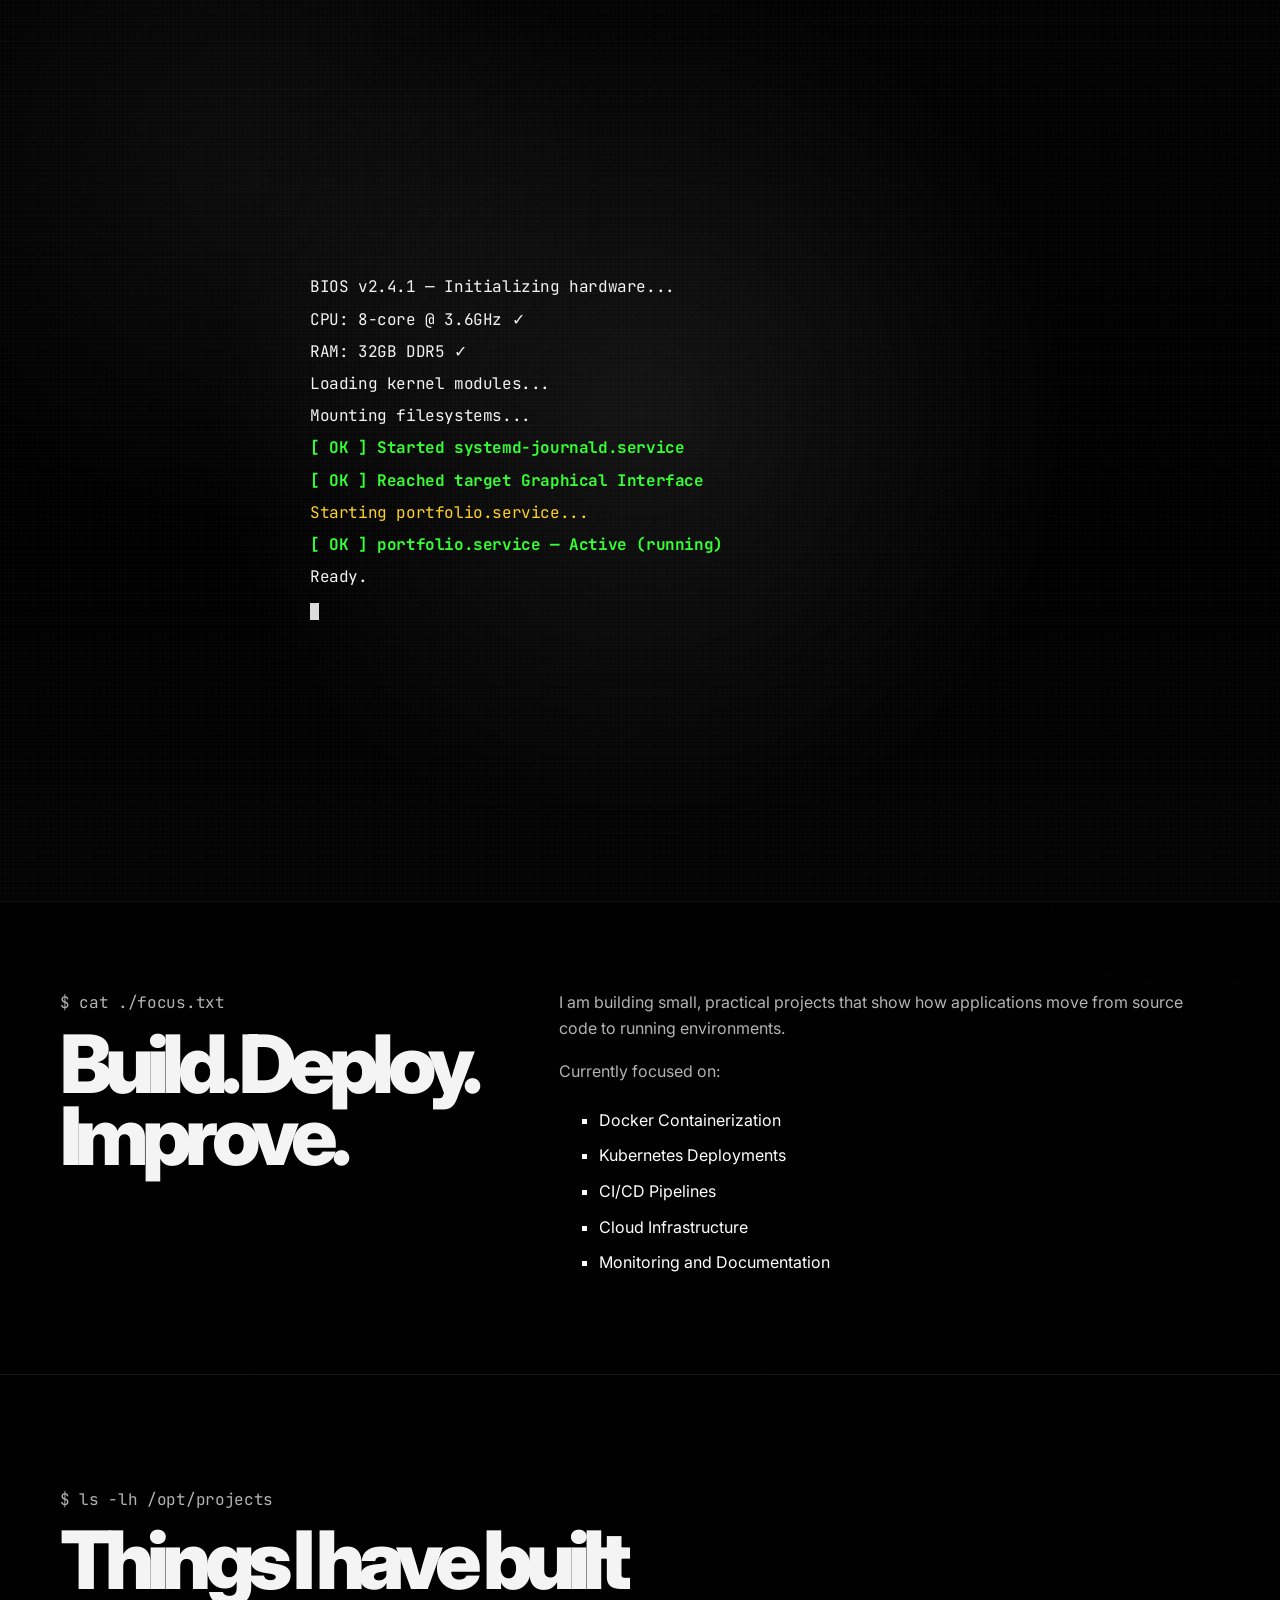
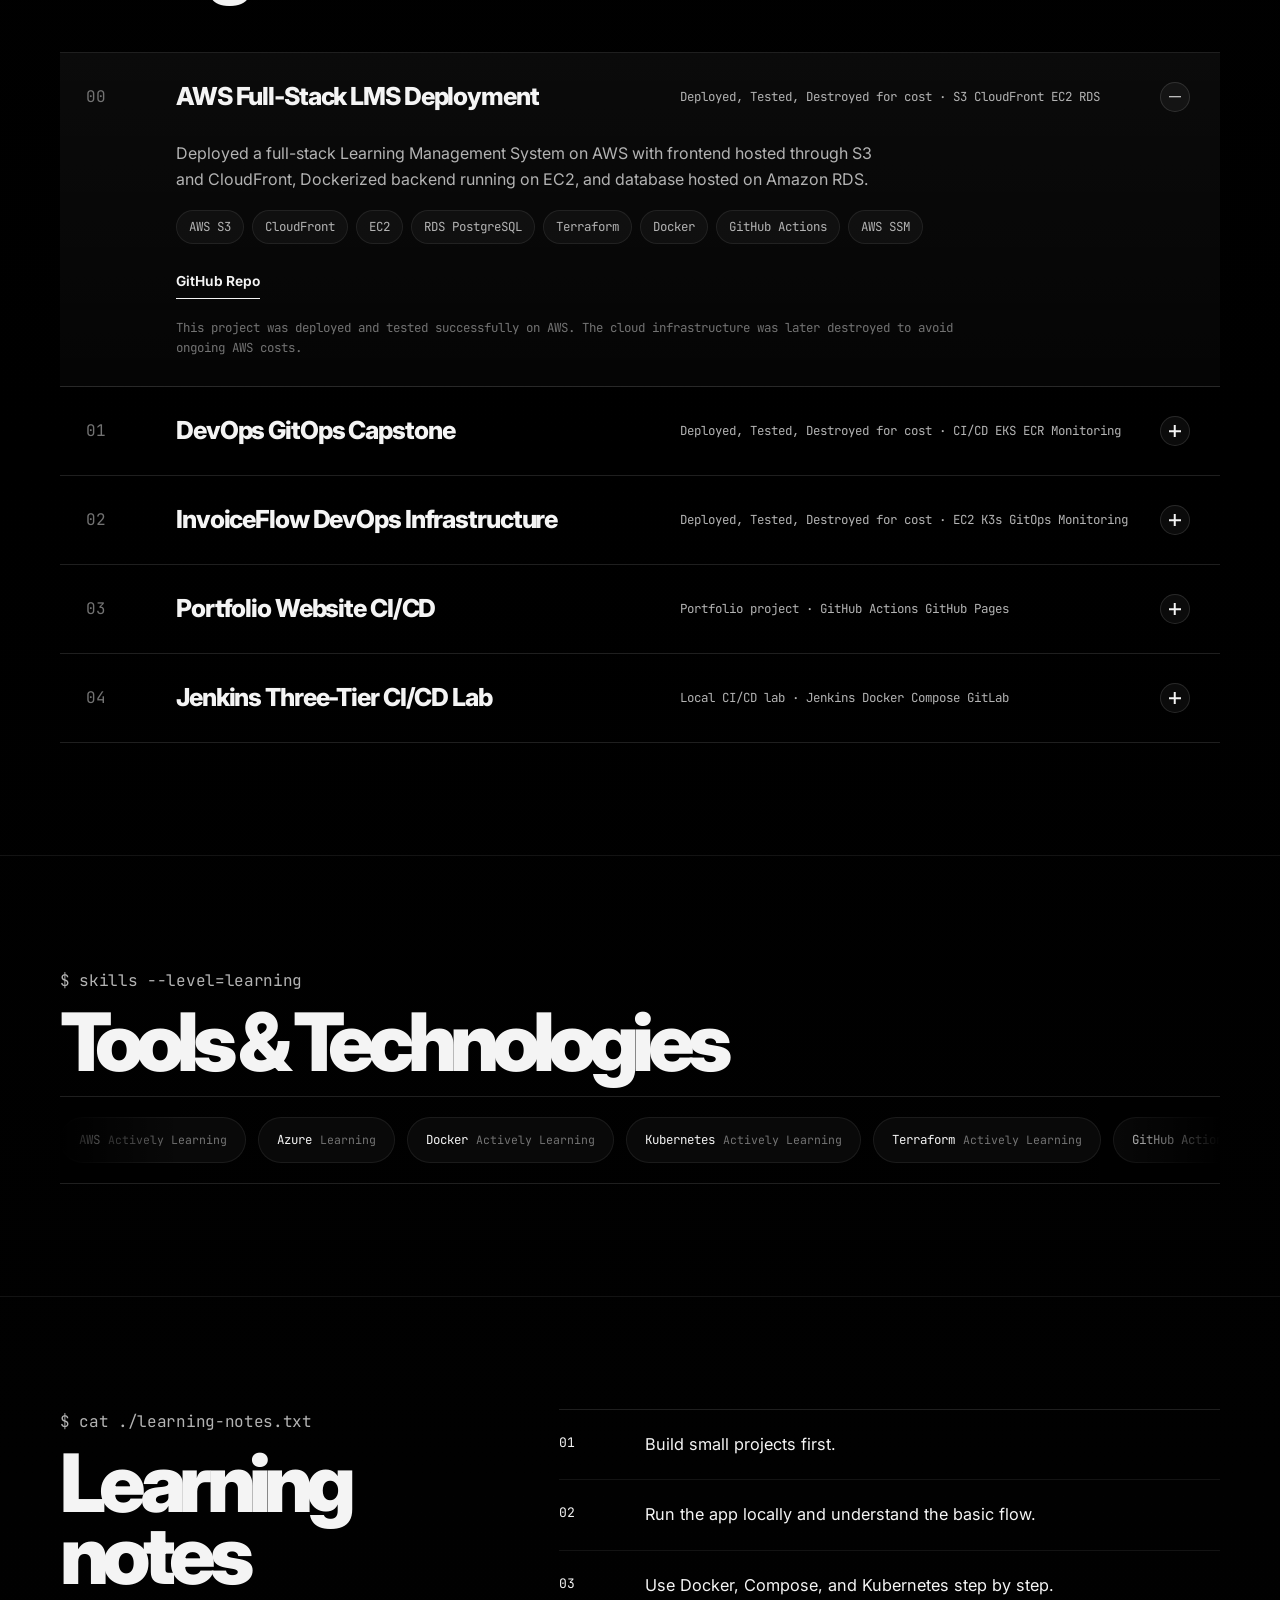
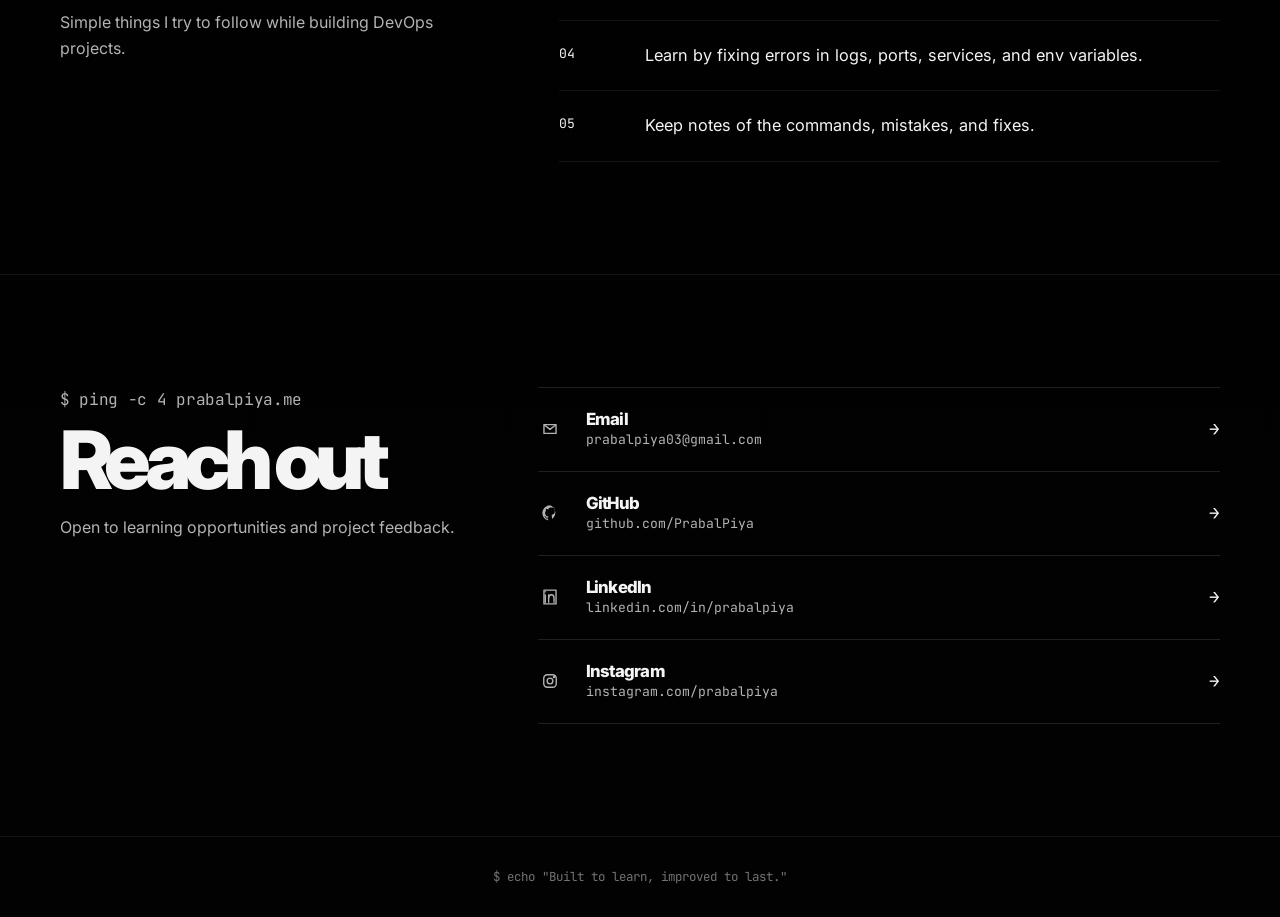
<file: index.html>
<!DOCTYPE html>
<html lang="en">
<head>
  <meta charset="UTF-8" />
  <meta name="viewport" content="width=device-width, initial-scale=1.0" />
  <meta name="description" content="Prabal Piya - aspiring DevOps engineer focused on cloud, containers, CI/CD, infrastructure, automation, and monitoring." />
  <meta name="author" content="Prabal Piya" />
  <title>Prabal Piya | DevOps Engineer Portfolio</title>
  <link rel="preconnect" href="https://fonts.googleapis.com">
  <link rel="preconnect" href="https://fonts.gstatic.com" crossorigin>
  <link href="https://fonts.googleapis.com/css2?family=Inter:wght@400;500;600;700;800;900&family=JetBrains+Mono:wght@400;500;600;700;800&display=swap" rel="stylesheet">
  <link rel="stylesheet" href="assets/css/styles.css" />
  <link rel="icon" type="image/png" href="assets/images/logo.png">
</head>
<body>
  <div class="cursor-light" aria-hidden="true"></div>
  <div class="page-noise" aria-hidden="true"></div>
  <div class="grid-lines" aria-hidden="true"></div>

  <div class="splash-screen" data-splash-screen aria-label="Portfolio Linux boot sequence">
    <div class="boot-terminal" aria-hidden="true">
      <div class="boot-window">
        <div class="boot-lines">
          <p>BIOS v2.4.1 — Initializing hardware...</p>
          <p>CPU: 8-core @ 3.6GHz ✓</p>
          <p>RAM: 32GB DDR5 ✓</p>
          <p>Loading kernel modules...</p>
          <p>Mounting filesystems...</p>
          <p><span class="boot-ok">[ OK ]</span> <span class="boot-success">Started systemd-journald.service</span></p>
          <p><span class="boot-ok">[ OK ]</span> <span class="boot-success">Reached target Graphical Interface</span></p>
          <p class="boot-starting">Starting portfolio.service...</p>
          <p><span class="boot-ok">[ OK ]</span> <span class="boot-success">portfolio.service — Active (running)</span></p>
          <p class="boot-ready">Ready.</p>
        </div>
        <div class="boot-typing-line">
          <span class="boot-prompt"><span class="boot-cursor"></span>
        </div>
      </div>
    </div>
  </div>

  <header class="site-header">
    <nav class="nav container" aria-label="Main navigation">
      <a class="brand" href="#about" aria-label="Prabal Piya home">
        <span class="brand-path">/home/prabal</span>
      </a>

      <button class="nav-toggle" type="button" aria-label="Open navigation" aria-expanded="false">
        <span></span>
        <span></span>
      </button>

      <div class="nav-links" data-nav-links>
        <a href="#about">About</a>
        <a href="#projects">Projects</a>
        <a href="#stack">Stack</a>
        <a href="#thinking">Learning</a>
        <a href="#contact">Contact</a>
      </div>
    </nav>
  </header>


  <div class="mode-dock" aria-label="Open terminal portfolio view">
    <button class="mode-dock-btn" type="button" data-open-terminal aria-label="Open Linux terminal portfolio">
      <span class="terminal-button-logo" aria-hidden="true">
        <svg viewBox="0 0 24 24" role="img"><path d="M4.75 5.75h14.5v12.5H4.75V5.75Z"/><path d="m8 9.25 2.25 2L8 13.25"/><path d="M12 14.25h4"/></svg>
      </span>
      <span>Terminal</span>
    </button>
  </div>

  <main>
    <section id="about" class="hero section-pad">
      <div class="container hero-layout">
        <div class="hero-left reveal">
          <p class="terminal-line">$ whoami — Aspiring DevOps Engineer</p>
          //

          <div class="profile-frame tilt-card">
            <img src="assets/images/profile.png" alt="Prabal Piya profile placeholder" />
          </div>
        </div>

        <div class="hero-copy reveal">
          <p class="hello">Hi, I'm</p>
          <h1>PRABAL PIYA</h1>

          <div class="status-line">
            <span class="open">🟢 Open to opportunities</span>
            <span>Nepal</span>
          </div>

          <p class="intro">
           A DevOps enthusiast learning containers, CI/CD, cloud deployment, and automation through hands-on projects.


          </p>

          <div class="hero-actions">
            <a class="text-link magnetic" href="https://github.com/PrabalPiya" target="_blank" rel="noreferrer">GitHub</a>
            <a class="text-link magnetic" href="https://www.linkedin.com/in/prabalpiya/" target="_blank" rel="noreferrer">LinkedIn</a>
            <a class="text-link magnetic" href="resume.html" target="_blank" rel="noreferrer">
              View Resume
            </a>
          </div>
        </div>
      </div>
    </section>

    <section class="about-detail section-pad compact border-top">
      <div class="container split-layout">
        <div class="section-title reveal">
          <p class="terminal-line">$ cat ./focus.txt</p>
          <h2>Build. Deploy.  Improve.</h2>
        </div>

        <div class="body-copy reveal">
          <p>
            I am building small, practical projects that show how applications move from source code to running environments.
          </p>
          <p>Currently focused on:</p>
          <ul class="focus-list">
          <li>Docker Containerization</li>
          <li>Kubernetes Deployments</li>
          <li>CI/CD Pipelines</li>
          <li>Cloud Infrastructure</li>
          <li>Monitoring and Documentation</li>
        </ul>
        </div>
      </div>
    </section>

    <section id="projects" class="section-pad border-top">
      <div class="container">
        <div class="section-title narrow reveal">
          <p class="terminal-line">$ ls -lh /opt/projects</p>
          <h2>Things I have built</h2>
        </div>

          <div class="project-list reveal">
            <details class="project-row tilt-card" open>
            <summary>
              <span class="project-number">00</span>
              <span class="project-name">AWS Full-Stack LMS Deployment</span>
              <span class="project-meta">Deployed, Tested, Destroyed for cost · S3 CloudFront EC2 RDS</span>
              <span class="project-plus" aria-hidden="true"></span>
            </summary>

            <div class="project-content">
              <p>
                Deployed a full-stack Learning Management System on AWS with frontend
                hosted through S3 and CloudFront, Dockerized backend running on EC2,
                and database hosted on Amazon RDS.
              </p>

              <div class="project-tags">
                <span>AWS S3</span>
                <span>CloudFront</span>
                <span>EC2</span>
                <span>RDS PostgreSQL</span>
                <span>Terraform</span>
                <span>Docker</span>
                <span>GitHub Actions</span>
                <span>AWS SSM</span>
              </div>

              <div class="project-links">
                <a href="https://github.com/PrabalPiya/lms-fullstack-devops-infrastructure" target="_blank" rel="noreferrer">
                  GitHub Repo
                </a>
              </div>

              <p class="cost-note">
                This project was deployed and tested successfully on AWS. The cloud
                infrastructure was later destroyed to avoid ongoing AWS costs.
              </p>
            </div>
          </details>

          <details class="project-row tilt-card">
            <summary>
              <span class="project-number">01</span>
              <span class="project-name">DevOps GitOps Capstone</span>
              <span class="project-meta">Deployed, Tested, Destroyed for cost · CI/CD EKS ECR Monitoring</span>
              <span class="project-plus" aria-hidden="true"></span>
            </summary>

            <div class="project-content">
              <p>
                Deployed a containerized full-stack application to AWS EKS using Terraform, GitHub Actions,
                Amazon ECR, Helm, Argo CD, Prometheus, and Grafana.
              </p>

              <div class="project-tags">
                <span>AWS</span>
                <span>Terraform</span>
                <span>EKS</span>
                <span>ECR</span>
                <span>Docker</span>
                <span>GitHub Actions</span>
                <span>Helm</span>
                <span>Argo CD</span>
                <span>Grafana</span>
              </div>

              <div class="project-links">
                <a href="https://github.com/PrabalPiya/simple-taskops-devops-capstone" target="_blank" rel="noreferrer">GitHub Repo</a>
              </div>
              <p class="cost-note">
                This project was deployed and tested successfully. The cloud environment was later destroyed 
                to avoid ongoing cloud costs.
              </p>
            </div>
          </details>

          <details class="project-row tilt-card">
            <summary>
              <span class="project-number">02</span>
              <span class="project-name">InvoiceFlow DevOps Infrastructure</span>
              <span class="project-meta">Deployed, Tested, Destroyed for cost · EC2 K3s GitOps Monitoring</span>
              <span class="project-plus" aria-hidden="true"></span>
            </summary>

            <div class="project-content">
              <p>
                 Deployed application on AWS EC2 using K3s, Terraform, Helm, ArgoCD, GitHub Actions,
                 Prometheus, and Grafana with a cost-optimized DevOps setup.
              </p>

              <div class="project-tags">
                <span>AWS</span>
                <span>EC2</span>
                <span>Terraform</span>
                <span>K3s</span>
                <span>Docker</span>
                <span>GitHub Actions</span>
                <span>Helm</span>
                <span>Argo CD</span>
                <span>Prometheus</span>
                <span>Grafana</span>
              </div>

              <div class="project-links">
                <a href="https://github.com/PrabalPiya/invoiceflow-devops-infrastructure" target="_blank" rel="noreferrer">GitHub Repo</a>
              </div>

              <p class="cost-note">
                This project was deployed and tested successfully. The cloud environment was later destroyed 
                to avoid ongoing cloud costs.
              </p>
            </div>
          </details>

          <details class="project-row tilt-card">
            <summary>
              <span class="project-number">03</span>
              <span class="project-name">Portfolio Website CI/CD</span>
              <span class="project-meta">Portfolio project · GitHub Actions GitHub Pages</span>
              <span class="project-plus" aria-hidden="true"></span>
            </summary>
            <div class="project-content">
              <p>
                This portfolio is a static website deployed with a simple CI/CD workflow using GitHub Actions and GitHub Pages.
              </p>
              <div class="project-tags">
                <span>HTML</span>
                <span>CSS</span>
                <span>JavaScript</span>
                <span>GitHub Actions</span>
                <span>GitHub Pages</span>
                <span>Custom domain</span>
              </div>
              <div class="project-links">
                <a href="https://github.com/PrabalPiya/porfolio-website-CI-CD.git" target="_blank" rel="noreferrer">GitHub Repo</a>
              </div>
            </div>
          </details>

          <details class="project-row tilt-card">
            <summary>
              <span class="project-number">04</span>
              <span class="project-name">Jenkins Three-Tier CI/CD Lab</span>
              <span class="project-meta">
                Local CI/CD lab · Jenkins Docker Compose GitLab
              </span>
              <span class="project-plus" aria-hidden="true"></span>
            </summary>
            <div class="project-content">
              <p>
                Built a three-tier application where Jenkins checks out the code, builds the Docker 
                images, and deploys the complete application using Docker Compose.
              </p>
              <div class="project-tags">
                <span>Jenkins</span>
                <span>Docker Compose</span>
                <span>GitLab</span>
                <span>React</span>
                <span>Express</span>
                <span>PostgreSQL</span>
                <span>Nginx</span>
              </div>
              <div class="project-links">
                <a href="https://github.com/PrabalPiya/jenkins-three-tier-lab" target="_blank" rel="noreferrer"> GitHub Repo </a>
              </div>
            </div>
          </details>

        </div>
      </div>
    </section>

    <section id="stack" class="section-pad border-top">
      <div class="container stack-section">
        <div class="section-title reveal">
          <p class="terminal-line">$ skills --level=learning</p>
          <h2>Tools & Technologies</h2>
        </div>

        <div class="stack-marquee reveal" aria-label="DevOps tools and technologies">
          <div class="stack-track">
            <span>AWS <small>Actively Learning</small></span>
            <span>Azure <small>Learning</small></span>
            <span>Docker <small>Actively Learning</small></span>
            <span>Kubernetes <small>Actively Learning</small></span>
            <span>Terraform <small>Actively Learning</small></span>
            <span>GitHub Actions <small>Actively Learning</small></span>
            <span>GitLab <small>Actively Learning</small></span>
            <span>Jenkins <small>Actively Learning</small></span>
            <span>Azure DevOps <small>Learning</small></span>
            <span>Ansible <small>Actively Learning</small></span>
            <span>Bash Scripting <small>Actively Learning</small></span>
            <span>Python <small>Actively Learning</small></span>
            <span>Linux <small>Actively Learning</small></span>
            <span>Argo CD <small>Actively Learning</small></span>
            <span>Prometheus <small>Actively Learning</small></span>
            <span>Grafana <small>Actively Learning</small></span>
            <span>AWS <small>Actively Learning</small></span>
            <span>Azure <small>Learning</small></span>
            <span>Docker <small>Actively Learning</small></span>
            <span>Kubernetes <small>Actively Learning</small></span>
            <span>Terraform <small>Actively Learning</small></span>
            <span>GitHub Actions <small>Actively Learning</small></span>
            <span>GitLab <small>Actively Learning</small></span>
            <span>Jenkins <small>Actively Learning</small></span>
            <span>Azure DevOps <small>Learning</small></span>
            <span>Ansible <small>Actively Learning</small></span>
            <span>Bash Scripting <small>Actively Learning</small></span>
            <span>Python <small>Actively Learning</small></span>
            <span>Linux <small>Actively Learning</small></span>
            <span>Argo CD <small>Actively Learning</small></span>
            <span>Prometheus <small>Actively Learning</small></span>
            <span>Grafana <small>Actively Learning</small></span>
          </div>
        </div>
      </div>
    </section>

    <section id="thinking" class="section-pad border-top thinking-section">
      <div class="container split-layout learning-layout">
        <div class="section-title reveal">
          <p class="terminal-line">$ cat ./learning-notes.txt</p>
          <h2>Learning notes</h2>
          <p>Simple things I try to follow while building DevOps projects.</p>
        </div>

        <div class="learning-notes reveal" aria-label="DevOps learning notes">
          <div class="learning-note">
            <span>01</span>
            <p>Build small projects first.</p>
          </div>
          <div class="learning-note">
            <span>02</span>
            <p>Run the app locally and understand the basic flow.</p>
          </div>
          <div class="learning-note">
            <span>03</span>
            <p>Use Docker, Compose, and Kubernetes step by step.</p>
          </div>
          <div class="learning-note">
            <span>04</span>
            <p>Learn by fixing errors in logs, ports, services, and env variables.</p>
          </div>
          <div class="learning-note">
            <span>05</span>
            <p>Keep notes of the commands, mistakes, and fixes.</p>
          </div>
        </div>
      </div>
    </section>

    <section id="contact" class="section-pad border-top contact-section">
      <div class="container contact-layout">
        <div class="section-title reveal">
          <p class="terminal-line">$ ping -c 4 prabalpiya.me</p>
          <h2>Reach out</h2>
          <p>Open to learning opportunities and project feedback.</p>
        </div>

        <div class="contact-rows reveal" aria-label="Contact links">
          <a class="contact-row" href="mailto:prabalpiya03@gmail.com">
            <span class="contact-row-logo" aria-hidden="true">
              <svg viewBox="0 0 24 24" role="img"><path d="M4.75 6.75h14.5v10.5H4.75V6.75Z"/><path d="m5.25 7.25 6.75 5.25 6.75-5.25"/></svg>
            </span>
            <span class="contact-row-text">
              <span class="contact-row-title">Email</span>
              <span class="contact-row-address">prabalpiya03@gmail.com</span>
            </span>
            <span class="contact-row-arrow" aria-hidden="true">→</span>
          </a>

          <a class="contact-row" href="https://github.com/PrabalPiya" target="_blank" rel="noreferrer">
            <span class="contact-row-logo" aria-hidden="true">
              <svg viewBox="0 0 24 24" role="img"><path d="M12 2.75a9.25 9.25 0 0 0-2.92 18.03c.46.08.62-.2.62-.44v-1.64c-2.53.55-3.06-1.08-3.06-1.08-.42-1.05-1.02-1.33-1.02-1.33-.83-.57.06-.56.06-.56.92.06 1.41.95 1.41.95.82 1.4 2.15 1 2.67.76.08-.6.32-1 .58-1.23-2.02-.23-4.14-1.01-4.14-4.5 0-.99.35-1.8.94-2.44-.1-.23-.41-1.16.09-2.41 0 0 .77-.25 2.52.93A8.7 8.7 0 0 1 12 5.48c.78 0 1.55.1 2.28.31 1.74-1.18 2.51-.93 2.51-.93.5 1.25.19 2.18.09 2.41.59.64.94 1.45.94 2.44 0 3.5-2.13 4.27-4.16 4.49.33.28.62.83.62 1.68v2.46c0 .24.16.53.63.44A9.25 9.25 0 0 0 12 2.75Z"/></svg>
            </span>
            <span class="contact-row-text">
              <span class="contact-row-title">GitHub</span>
              <span class="contact-row-address">github.com/PrabalPiya</span>
            </span>
            <span class="contact-row-arrow" aria-hidden="true">→</span>
          </a>

          <a class="contact-row" href="https://www.linkedin.com/in/prabalpiya/" target="_blank" rel="noreferrer">
            <span class="contact-row-logo" aria-hidden="true">
              <svg viewBox="0 0 24 24" role="img"><path d="M6.35 9.5v8.75"/><path d="M6.35 5.75v.05"/><path d="M10.35 18.25v-8.7"/><path d="M10.35 13.25c0-2.25 1.25-3.95 3.35-3.95 2 0 3.1 1.35 3.1 3.65v5.3"/><path d="M4.75 3.75h14.5v16.5H4.75V3.75Z"/></svg>
            </span>
            <span class="contact-row-text">
              <span class="contact-row-title">LinkedIn</span>
              <span class="contact-row-address">linkedin.com/in/prabalpiya</span>
            </span>
            <span class="contact-row-arrow" aria-hidden="true">→</span>
          </a>

          <a class="contact-row" href="https://www.instagram.com/pock_youuu/" target="_blank" rel="noreferrer">
            <span class="contact-row-logo" aria-hidden="true">
            <svg viewBox="0 0 24 24" role="img" aria-label="Instagram">
                <rect x="4.5" y="4.5" width="15" height="15" rx="4.2" ry="4.2"></rect>
                <circle cx="12" cy="12" r="3.4"></circle>
                <circle cx="16.8" cy="7.2" r="0.7"></circle>
              </svg>
            </span>
            <span class="contact-row-text">
              <span class="contact-row-title">Instagram</span>
              <span class="contact-row-address">instagram.com/prabalpiya</span>
            </span>
            <span class="contact-row-arrow" aria-hidden="true">→</span>
          </a>
        </div>
      </div>
    </section>
  </main>

  <section class="terminal-portfolio" data-terminal-portfolio aria-hidden="true" aria-label="Interactive Linux terminal portfolio view">
    <div class="terminal-shell" role="dialog" aria-modal="true" aria-labelledby="terminal-title">
      <div class="terminal-topbar">
        <div class="terminal-title-left">
          <span class="terminal-top-logo" aria-hidden="true">
            <svg viewBox="0 0 24 24"><path d="M4.75 5.75h14.5v12.5H4.75V5.75Z"/><path d="m8 9.25 2.25 2L8 13.25"/><path d="M12 14.25h4"/></svg>
          </span>
          <p id="terminal-title">visitor@prabal:~/portfolio</p>
        </div>

        <button class="terminal-exit" type="button" data-close-terminal>exit</button>
      </div>

      <div class="terminal-screen" data-terminal-screen>
        <div class="terminal-output-area" data-terminal-output aria-live="polite">
          <div class="terminal-entry terminal-muted">PrabalOS Portfolio Terminal [Version 0.3.1]</div>
          <div class="terminal-entry terminal-muted">Type <strong>help</strong> to see available commands.</div>
          <div class="terminal-entry terminal-muted">Useful commands: <strong>whoami</strong>, <strong>man prabal</strong>, <strong>ls</strong>, <strong>cat skills.txt</strong>, <strong>ls projects</strong>, <strong>cat resume.txt</strong>, <strong>cat contact.txt</strong>, <strong>clear</strong>, <strong>exit</strong></div>
        </div>

        <form class="terminal-input-row" data-terminal-form autocomplete="off">
          <label class="terminal-prompt" for="terminal-command-input">visitor@prabal:~/portfolio$</label>
          <input id="terminal-command-input" data-terminal-input type="text" spellcheck="false" autocomplete="off" aria-label="Type a Linux command" />
        </form>
      </div>
    </div>
  </section>

  <footer class="site-footer border-top">
    <div class="container footer-inner">
      <p>$ echo "Built to learn, improved to last."</p>
    </div>
  </footer>

  <script src="assets/js/script.js"></script>
</body>
</html>
</file>
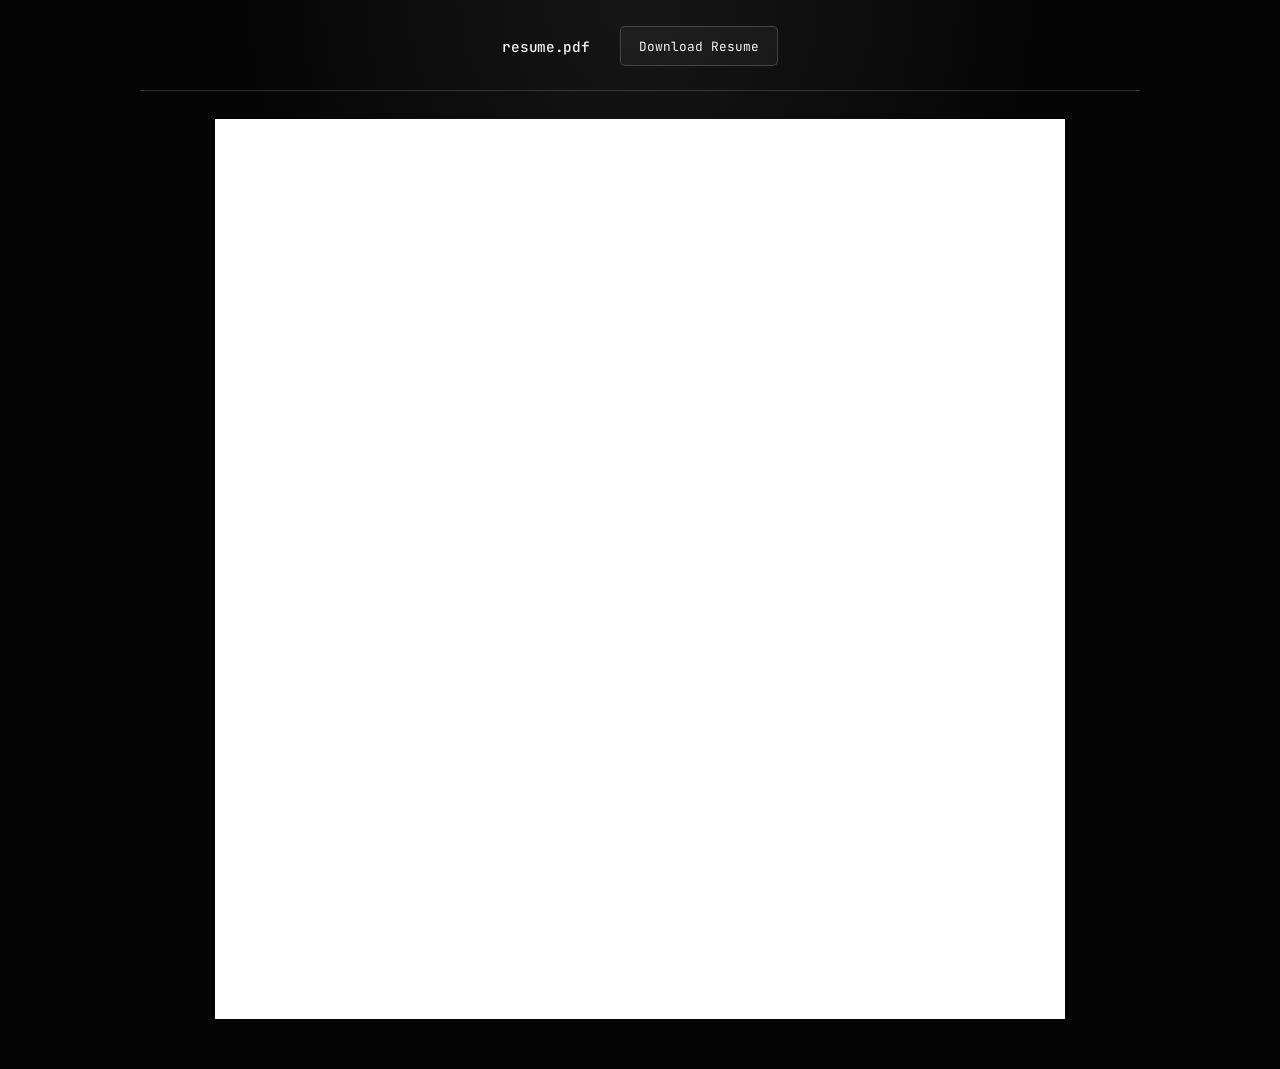
<file: resume.html>
<!DOCTYPE html>
<html lang="en">
<head>
  <meta charset="UTF-8" />
  <meta name="viewport" content="width=device-width, initial-scale=1.0" />

  <title>Prabal Piya — Resume</title>

  <link rel="preconnect" href="https://fonts.googleapis.com">
  <link rel="preconnect" href="https://fonts.gstatic.com" crossorigin>
  <link href="https://fonts.googleapis.com/css2?family=Inter:wght@400;500;600;700;800&family=JetBrains+Mono:wght@400;500;600;700&display=swap" rel="stylesheet">

  <style>
    :root {
      --bg: #050505;
      --text: #f5f5f5;
      --muted: #a3a3a3;
      --border: rgba(255, 255, 255, 0.18);
      --border-strong: rgba(255, 255, 255, 0.36);
      --panel: rgba(255, 255, 255, 0.04);
      --panel-hover: rgba(255, 255, 255, 0.075);

      --font-sans: "Inter", system-ui, -apple-system, BlinkMacSystemFont, "Segoe UI", sans-serif;
      --font-mono: "JetBrains Mono", "IBM Plex Mono", Consolas, "Courier New", monospace;
    }

    * {
      box-sizing: border-box;
    }

    html,
    body {
      margin: 0;
      width: 100%;
      min-height: 100%;
      background: var(--bg);
      color: var(--text);
      font-family: var(--font-sans);
    }

    body {
      background:
        radial-gradient(circle at 50% 0%, rgba(255, 255, 255, 0.07), transparent 32%),
        var(--bg);
    }

    .resume-page {
      width: min(1000px, calc(100% - 28px));
      margin: 0 auto;
      padding: 26px 0 50px;
    }

    .resume-top {
      display: flex;
      align-items: center;
      justify-content: center;
      gap: 30px;
      margin-bottom: 28px;
      padding-bottom: 24px;
      text-align: center;
      border-bottom: 1px solid rgba(255, 255, 255, 0.16);
    }
    
    .resume-file-name {
      margin: 0;
      color: var(--text);
      font-family: var(--font-mono);
      font-size: 0.9rem;
      font-weight: 500;
      letter-spacing: -0.02em;
    }

    .download-btn {
      display: inline-flex;
      align-items: center;
      justify-content: center;
      min-height: 40px;
      padding: 10px 18px;
      border: 1px solid var(--border);
      border-radius: 5px;
      background: var(--panel);
      color: var(--text);
      text-decoration: none;
      font-family: var(--font-mono);
      font-size: 0.8rem;
      transition:
        transform 180ms ease,
        background 180ms ease,
        border-color 180ms ease;
    }

    .download-btn:hover {
      transform: translateY(-2px);
      background: var(--panel-hover);
      border-color: var(--border-strong);
    }

    .pdf-area {
      width: 100%;
      display: flex;
      justify-content: center;
      align-items: flex-start;
    }

    .resume-pdf {
      width: min(850px, 100%);
      height: calc(100vh - 130px);
      min-height: 900px;
      border: 0;
      outline: 0;
      display: block;
      background: #ffffff;
    }

    @media (max-width: 760px) {
      .resume-page {
        width: min(100% - 16px, 1000px);
        padding: 20px 0 32px;
      }

      .resume-top {
        margin-bottom: 18px;
      }

      .resume-pdf {
        width: 100%;
        height: calc(100vh - 125px);
        min-height: 680px;
      }
    }
  </style>
</head>

<body>
  <main class="resume-page">
    <header class="resume-top">
      <p class="resume-file-name">resume.pdf</p>
      <a
        class="download-btn"
        href="assets/pdf/resume.pdf"
        download>
        Download Resume
      </a>
    </header>

    <section class="pdf-area">
      <iframe
        class="resume-pdf"
        src="assets/pdf/resume.pdf#toolbar=0&navpanes=0&scrollbar=1&view=FitH"
        title="Prabal Piya Resume">
      </iframe>
    </section>
  </main>
</body>
</html>
</file>
<file: assets/css/styles.css>
:root {
  --bg: #000000;
  --bg-soft: #050505;
  --card: rgba(255, 255, 255, 0.035);
  --card-strong: rgba(255, 255, 255, 0.06);
  --text: #f4f4f4;
  --muted: #b3b3b3;
  --faint: #737373;
  --line: rgba(255, 255, 255, 0.12);
  --line-soft: rgba(255, 255, 255, 0.075);
  --white-soft: rgba(255, 255, 255, 0.08);
  --shadow: 0 30px 100px rgba(0, 0, 0, 0.75);
  --container: 1160px;
  --radius-xl: 34px;
  --radius-lg: 24px;
  --radius-md: 16px;
  --font-sans: "Inter", system-ui, -apple-system, BlinkMacSystemFont, "Segoe UI", sans-serif;
  --font-mono: "JetBrains Mono", "IBM Plex Mono", Consolas, "Courier New", monospace;
  --mouse-x: 50vw;
  --mouse-y: 50vh;
}

* {
  box-sizing: border-box;
}

html {
  scroll-behavior: smooth;
}

body {
  margin: 0;
  min-height: 100vh;
  background:
    radial-gradient(circle at var(--mouse-x) var(--mouse-y), rgba(255, 255, 255, 0.075), transparent 26rem),
    radial-gradient(circle at 50% -10%, rgba(255, 255, 255, 0.055), transparent 34rem),
    linear-gradient(180deg, #020202 0%, #000 50%, #020202 100%);
  color: var(--text);
  font-family: var(--font-sans);
  line-height: 1.6;
  overflow-x: hidden;
}

body.nav-open {
  overflow: hidden;
}

body::selection {
  background: #ffffff;
  color: #000000;
}

img {
  display: block;
  max-width: 100%;
}

a {
  color: inherit;
  text-decoration: none;
}

button,
summary {
  font: inherit;
}

.container {
  width: min(100% - 44px, var(--container));
  margin: 0 auto;
}

.section-pad {
  padding: 112px 0;
}

.section-pad.compact {
  padding: 88px 0;
}

.border-top {
  border-top: 1px solid var(--line-soft);
}

.cursor-light {
  position: fixed;
  left: var(--mouse-x);
  top: var(--mouse-y);
  width: 380px;
  height: 380px;
  transform: translate(-50%, -50%);
  border-radius: 999px;
  background: radial-gradient(circle, rgba(255, 255, 255, 0.13), transparent 67%);
  filter: blur(10px);
  opacity: 0.75;
  pointer-events: none;
  z-index: -1;
}

.page-noise {
  position: fixed;
  inset: 0;
  pointer-events: none;
  z-index: -4;
  opacity: 0.20;
  background-image:
    radial-gradient(circle at 12% 14%, rgba(255, 255, 255, 0.16) 0 1px, transparent 1.2px),
    radial-gradient(circle at 80% 60%, rgba(255, 255, 255, 0.10) 0 1px, transparent 1.3px);
  background-size: 38px 38px, 52px 52px;
}

.grid-lines {
  position: fixed;
  inset: 0;
  pointer-events: none;
  z-index: -3;
  background-image:
    linear-gradient(rgba(255, 255, 255, 0.024) 1px, transparent 1px),
    linear-gradient(90deg, rgba(255, 255, 255, 0.024) 1px, transparent 1px);
  background-size: 72px 72px;
  mask-image: radial-gradient(circle at 50% 20%, black, transparent 72%);
}

.site-header {
  position: sticky;
  top: 0;
  z-index: 100;
  border-bottom: 1px solid transparent;
  background: linear-gradient(180deg, rgba(0, 0, 0, 0.84), rgba(0, 0, 0, 0.45) 70%, transparent);
  backdrop-filter: blur(18px);
}

.nav {
  min-height: 70px;
  display: flex;
  align-items: center;
  justify-content: space-between;
  gap: 22px;
}

.brand {
  display: inline-flex;
  align-items: center;
  gap: 12px;
  min-width: max-content;
}

.brand-mark {
  display: grid;
  width: 42px;
  height: 42px;
  place-items: center;
  border: 1px solid var(--line);
  border-radius: 50%;
  background: rgba(255, 255, 255, 0.04);
  color: var(--text);
  font-family: var(--font-mono);
  font-size: 0.82rem;
  font-weight: 700;
  letter-spacing: -0.04em;
}

.brand-path {
  color: var(--muted);
  font-family: var(--font-mono);
  font-size: 0.86rem;
}

.nav-links {
  display: flex;
  align-items: center;
  gap: 2px;
  padding: 8px;
  border: 1px solid var(--line-soft);
  border-radius: 999px;
  background: rgba(255, 255, 255, 0.045);
  box-shadow: inset 0 1px 0 rgba(255, 255, 255, 0.065), 0 18px 60px rgba(0, 0, 0, 0.54);
}

.nav-links a {
  position: relative;
  display: inline-flex;
  align-items: center;
  min-height: 36px;
  padding: 0 14px;
  border-radius: 999px;
  color: var(--muted);
  font-size: 0.9rem;
  font-weight: 600;
  transition: color 180ms ease, background 180ms ease, transform 180ms ease;
}

.nav-links a:hover,
.nav-links a.active {
  color: var(--text);
  background: rgba(255, 255, 255, 0.085);
  transform: translateY(-1px);
}

.nav-toggle {
  display: none;
  width: 44px;
  height: 44px;
  border: 1px solid var(--line);
  border-radius: 999px;
  background: rgba(255, 255, 255, 0.05);
  color: var(--text);
  cursor: pointer;
}

.nav-toggle span {
  display: block;
  width: 18px;
  height: 2px;
  margin: 5px auto;
  background: var(--text);
  transition: transform 180ms ease;
}

.nav-open .nav-toggle span:first-child {
  transform: translateY(3.5px) rotate(45deg);
}

.nav-open .nav-toggle span:last-child {
  transform: translateY(-3.5px) rotate(-45deg);
}

.hero {
  min-height: calc(100vh - 70px);
  display: flex;
  align-items: center;
  padding-top: 92px;
}

.hero-layout {
  display: grid;
  grid-template-columns: minmax(300px, 0.78fr) minmax(0, 1.22fr);
  gap: clamp(42px, 7vw, 96px);
  align-items: center;
}

.hero-left {
  align-self: stretch;
  display: flex;
  flex-direction: column;
  justify-content: center;
}

.terminal-line {
  margin: 0 0 12px;
  color: var(--muted);
  font-family: var(--font-mono);
  font-size: 0.86rem;
  letter-spacing: -0.02em;
}

.role-kicker {
  margin: 0 0 26px;
  color: var(--text);
  font-size: clamp(2.2rem, 5.4vw, 5rem);
  font-weight: 800;
  line-height: 0.92;
  letter-spacing: -0.08em;
}

.profile-frame {
  position: relative;
  max-width: 390px;
  border: 1px solid var(--line);
  border-radius: var(--radius-xl);
  overflow: hidden;
  background: var(--card);
  box-shadow: var(--shadow);
  transform-style: preserve-3d;
}

.profile-frame::before,
.profile-frame::after {
  content: "";
  position: absolute;
  pointer-events: none;
}

.profile-frame::before {
  inset: 12px;
  border: 1px solid rgba(255, 255, 255, 0.10);
  border-radius: calc(var(--radius-xl) - 10px);
  z-index: 1;
}

.profile-frame::after {
  inset: auto 18px 18px auto;
  width: 54px;
  height: 54px;
  border-right: 1px solid rgba(255, 255, 255, 0.28);
  border-bottom: 1px solid rgba(255, 255, 255, 0.28);
  z-index: 2;
}

.profile-frame img {
  width: 100%;
  aspect-ratio: 1;
  object-fit: cover;
  filter: none;
  opacity: 0.96;
}

.hero-copy {
  max-width: 760px;
}

.hello {
  margin: 0 0 6px;
  color: var(--muted);
  font-size: 1.04rem;
  font-weight: 500;
}

h1,
h2,
h3,
p {
  margin-top: 0;
}

h1 {
  margin: 0 0 20px;
  max-width: 900px;
  color: var(--text);
  font-size: clamp(4rem, 11.6vw, 10.6rem);
  font-weight: 900;
  line-height: 0.82;
  letter-spacing: -0.095em;
}

h2 {
  margin-bottom: 18px;
  max-width: 900px;
  color: var(--text);
  font-size: clamp(2.35rem, 6.3vw, 5.9rem);
  font-weight: 850;
  line-height: 0.9;
  letter-spacing: -0.085em;
}

h3 {
  margin-bottom: 10px;
  color: var(--text);
  font-size: 1.08rem;
  line-height: 1.18;
  letter-spacing: -0.03em;
}

.status-line {
  display: flex;
  flex-wrap: wrap;
  gap: 10px;
  margin-bottom: 28px;
}

.status-line span {
  display: inline-flex;
  align-items: center;
  min-height: 34px;
  padding: 0 14px;
  border: 1px solid var(--line);
  border-radius: 999px;
  background: rgba(255, 255, 255, 0.035);
  color: var(--muted);
  font-family: var(--font-mono);
  font-size: 0.78rem;
}

.status-line .open {
  color: #22c55e;
  border-color: rgba(34, 197, 94, 0.55);
  background: rgba(34, 197, 94, 0.08);
}

.intro,
.body-copy p,
.section-title p,
.project-content p,
.deploy-card p,
.principle-card p,
.contact-statement {
  color: var(--muted);
  font-size: 1rem;
}

.focus-list {
  list-style: square;
  padding: 30;
  margin: 5px 0 0;
  font-size: 1rem;
}

.focus-list li {
  margin-bottom: 10px;
  color: #ffffff;
}

.intro {
  max-width: 650px;
  margin-bottom: 28px;
}

.hero-actions,
.follow-line,
.contact-links {
  display: flex;
  flex-wrap: wrap;
  gap: 15px;
}

.project-links a {
  color: inherit;
  text-decoration: underline;
  text-underline-offset: 4px;
  background: none;
  border: none;
  border-radius: 0;
  padding: 0;
}

.text-link {
  display: inline-flex;
  align-items: center;
  justify-content: center;
  min-height: 44px;
  padding: 0 18px;
  border: 1px solid var(--line);
  border-radius: 5px;
  background: rgba(255, 255, 255, 0.05);
  color: var(--text);
  font-size: 0.92rem;
  font-weight: 700;
  transition: transform 180ms ease, background 180ms ease, border-color 180ms ease;
}

.text-link:hover {
  transform: translateY(-2px);
  background: rgba(255, 255, 255, 0.11);
  border-color: rgba(255, 255, 255, 0.28);
}

.text-link.is-muted {
  color: var(--faint);
}

.follow-line {
  margin-top: 24px;
  align-items: center;
  color: var(--faint);
  font-family: var(--font-mono);
  font-size: 0.82rem;
}

.follow-line a {
  color: var(--muted);
  text-decoration: underline;
  text-decoration-color: rgba(255, 255, 255, 0.22);
  text-underline-offset: 4px;
}

.follow-line a:hover {
  color: var(--text);
}

.split-layout {
  display: grid;
  grid-template-columns: minmax(260px, 0.78fr) minmax(0, 1.22fr);
  gap: clamp(36px, 6vw, 82px);
  align-items: start;
}

.section-title.narrow {
  max-width: 820px;
  margin-bottom: 55px;
}

.body-copy {
  display: grid;
  gap: 18px;
  max-width: 760px;
}

.body-copy p {
  margin-bottom: 0;
}

.project-list {
  border-top: 1px solid var(--line);
}

.project-row {
  display: block;
  border-bottom: 1px solid var(--line);
  background: transparent;
  transform-style: preserve-3d;
}

.project-row[open] {
  background: linear-gradient(180deg, rgba(255, 255, 255, 0.045), rgba(255, 255, 255, 0.018));
}

.project-row summary {
  position: relative;
  display: grid;
  grid-template-columns: 68px minmax(200px, 1fr) minmax(220px, 0.95fr) 34px;
  gap: 22px;
  align-items: center;
  min-height: 88px;
  padding: 0 26px;
  cursor: pointer;
  list-style: none;
}

.project-row summary::-webkit-details-marker {
  display: none;
}

.project-number {
  color: var(--faint);
  font-family: var(--font-mono);
  font-size: 1rem;
}

.project-name {
  color: var(--text);
  font-size: clamp(1.05rem, 2vw, 1.55rem);
  font-weight: 800;
  line-height: 1.12;
  letter-spacing: -0.045em;
}

.project-meta {
  color: var(--muted);
  font-family: var(--font-mono);
  font-size: 0.78rem;
  line-height: 1.6;
}

.project-plus {
  position: relative;
  width: 30px;
  height: 30px;
  border: 1px solid var(--line);
  border-radius: 50%;
  background: rgba(255, 255, 255, 0.045);
}

.project-plus::before,
.project-plus::after {
  content: "";
  position: absolute;
  left: 50%;
  top: 50%;
  width: 12px;
  height: 1.5px;
  background: var(--text);
  transform: translate(-50%, -50%);
  transition: transform 180ms ease, opacity 180ms ease;
}

.project-plus::after {
  transform: translate(-50%, -50%) rotate(90deg);
}

.project-row[open] .project-plus::after {
  transform: translate(-50%, -50%) rotate(0deg);
  opacity: 0;
}

.project-content {
  display: grid;
  gap: 18px;
  padding: 0 26px 28px 116px;
  max-width: 980px;
}

.project-content p {
  margin: 0;
  max-width: 720px;
}

.project-tags {
  display: flex;
  flex-wrap: wrap;
  gap: 8px;
}

.project-tags span,
.stack-track span {
  display: inline-flex;
  align-items: center;
  gap: 8px;
  min-height: 34px;
  padding: 0 12px;
  border: 1px solid var(--line-soft);
  border-radius: 999px;
  background: rgba(255, 255, 255, 0.035);
  color: var(--muted);
  font-family: var(--font-mono);
  font-size: 0.78rem;
}

.project-links a {
  display: inline-flex;
  align-items: center;
  min-height: 38px;
  padding: 0 13px;
  border: 1px solid var(--line);
  border-radius: 999px;
  background: rgba(255, 255, 255, 0.04);
  color: var(--text);
  font-size: 0.86rem;
  font-weight: 650;
}

.project-links a:hover {
  background: rgba(255, 255, 255, 0.11);
  border-color: rgba(255, 255, 255, 0.25);
}

.cost-note {
  max-width: 820px !important;
  color: var(--faint) !important;
  font-family: var(--font-mono);
  font-size: 0.78rem !important;
}

.stack-section {
  overflow: hidden;
}

.stack-marquee {
  position: relative;
  width: 100%;
  overflow: hidden;
  border-top: 1px solid var(--line);
  border-bottom: 1px solid var(--line);
  padding: 20px 0;
}

.stack-marquee::before,
.stack-marquee::after {
  content: "";
  position: absolute;
  top: 0;
  bottom: 0;
  z-index: 2;
  width: 120px;
  pointer-events: none;
}

.stack-marquee::before {
  left: 0;
  background: linear-gradient(90deg, #000, transparent);
}

.stack-marquee::after {
  right: 0;
  background: linear-gradient(270deg, #000, transparent);
}

.stack-track {
  display: flex;
  gap: 12px;
  width: max-content;
  animation: scrollStack 34s linear infinite;
}

.stack-track span {
  min-height: 46px;
  padding: 0 18px;
  color: var(--text);
}

.stack-track small {
  color: var(--faint);
  font-size: 0.72rem;
}

@keyframes scrollStack {
  from { transform: translateX(0); }
  to { transform: translateX(-50%); }
}

.principles-grid {
  display: grid;
  grid-template-columns: repeat(3, minmax(0, 1fr));
  gap: 14px;
}

.principle-card,
.deploy-card,
.contact-panel {
  position: relative;
  border: 1px solid var(--line);
  border-radius: var(--radius-lg);
  background:
    radial-gradient(circle at var(--card-x, 50%) var(--card-y, 20%), rgba(255, 255, 255, 0.12), transparent 16rem),
    rgba(255, 255, 255, 0.035);
  box-shadow: var(--shadow);
  transform-style: preserve-3d;
}

.principle-card {
  min-height: 220px;
  padding: 26px;
}

.principle-card span {
  display: block;
  margin-bottom: 34px;
  color: var(--faint);
  font-family: var(--font-mono);
}

.principle-card p {
  margin-bottom: 0;
}

.deploy-card {
  padding: 28px;
}

.flow-line {
  display: grid;
  gap: 12px;
  margin-bottom: 24px;
}

.flow-line span {
  position: relative;
  display: block;
  padding: 16px 18px 16px 46px;
  border: 1px solid var(--line-soft);
  border-radius: var(--radius-md);
  background: rgba(255, 255, 255, 0.035);
  color: var(--text);
  font-family: var(--font-mono);
  font-size: 0.86rem;
}

.flow-line span::before {
  content: "";
  position: absolute;
  left: 18px;
  top: 50%;
  width: 9px;
  height: 9px;
  border: 1px solid var(--text);
  border-radius: 50%;
  transform: translateY(-50%);
}

.deploy-card p {
  margin-bottom: 0;
}

.contact-grid {
  display: grid;
  grid-template-columns: minmax(260px, 0.75fr) minmax(0, 1.25fr);
  gap: clamp(36px, 6vw, 82px);
  align-items: start;
}

.contact-panel {
  padding: 32px;
}

.contact-statement {
  margin-bottom: 28px;
  max-width: 680px;
  color: var(--text);
  font-size: clamp(1.2rem, 2.8vw, 2rem);
  line-height: 1.15;
  letter-spacing: -0.055em;
}

.contact-link-list {
  display: grid;
  gap: 10px;
}

.contact-link-item {
  display: grid;
  grid-template-columns: 42px minmax(0, 1fr);
  align-items: center;
  gap: 14px;
  min-height: 68px;
  padding: 12px 14px;
  border: 1px solid var(--line-soft);
  border-radius: 18px;
  background: rgba(255, 255, 255, 0.028);
  transition: transform 180ms ease, border-color 180ms ease, background 180ms ease;
}

.contact-link-item:hover {
  transform: translateY(-2px);
  border-color: rgba(255, 255, 255, 0.24);
  background: rgba(255, 255, 255, 0.06);
}

.contact-link-item.is-static:hover {
  transform: none;
  border-color: var(--line-soft);
  background: rgba(255, 255, 255, 0.028);
}

.contact-icon {
  display: grid;
  place-items: center;
  width: 42px;
  height: 42px;
  border: 1px solid var(--line);
  border-radius: 999px;
  background: rgba(255, 255, 255, 0.045);
  color: var(--text);
}

.contact-icon svg {
  width: 20px;
  height: 20px;
  fill: none;
  stroke: currentColor;
  stroke-width: 1.65;
  stroke-linecap: round;
  stroke-linejoin: round;
}

.contact-icon svg path:first-child:last-child {
  fill: currentColor;
  stroke: none;
}

.contact-text {
  display: grid;
  gap: 2px;
  min-width: 0;
}

.contact-label {
  color: var(--text);
  font-size: 0.92rem;
  font-weight: 750;
  letter-spacing: -0.02em;
}

.contact-url {
  color: var(--muted);
  font-family: var(--font-mono);
  font-size: 0.82rem;
  overflow-wrap: anywhere;
}

.contact-link-item.is-static .contact-label,
.contact-link-item.is-static .contact-url {
  color: var(--faint);
}

.site-footer {
  padding: 30px 0;
  color: var(--faint);
}

.footer-inner {
  display: flex;
  flex-wrap: wrap;
  justify-content: center;
  align-items: center;
  gap: 12px;
  font-family: var(--font-mono);
  font-size: 0.78rem;
  text-align: center;
}

.footer-inner p {
  margin: 0;
}

.reveal {
  opacity: 0;
  transform: translateY(18px);
  transition: opacity 700ms ease, transform 700ms ease;
}

.reveal.visible {
  opacity: 1;
  transform: translateY(0);
}

.tilt-card {
  transition: transform 180ms ease, border-color 180ms ease, background 180ms ease;
}

.tilt-card:hover {
  border-color: rgba(255, 255, 255, 0.22);
}

@media (prefers-reduced-motion: reduce) {
  html {
    scroll-behavior: auto;
  }

  *,
  *::before,
  *::after {
    animation-duration: 0.01ms !important;
    animation-iteration-count: 1 !important;
    scroll-behavior: auto !important;
    transition-duration: 0.01ms !important;
  }

  .cursor-light {
    display: none;
  }
}

@media (max-width: 980px) {
  .section-pad {
    padding: 92px 0;
  }

  .hero-layout,
  .split-layout,
  .contact-grid {
    grid-template-columns: 1fr;
  }

  .hero-left {
    max-width: 460px;
  }

  .profile-frame {
    max-width: 330px;
  }

  .principles-grid {
    grid-template-columns: repeat(2, minmax(0, 1fr));
  }

  .project-row summary {
    grid-template-columns: 52px 1fr 34px;
  }

  .project-meta {
    grid-column: 2 / 3;
  }

  .project-plus {
    grid-column: 3;
    grid-row: 1 / span 2;
  }

  .project-content {
    padding-left: 78px;
  }
}

@media (max-width: 760px) {
  .container {
    width: min(100% - 28px, var(--container));
  }

  .site-header {
    background: rgba(0, 0, 0, 0.88);
  }

  .nav-toggle {
    display: inline-block;
  }

  .nav-links {
    position: fixed;
    left: 14px;
    right: 14px;
    top: 84px;
    display: grid;
    gap: 6px;
    padding: 14px;
    border-radius: 24px;
    background: rgba(10, 10, 10, 0.96);
    opacity: 0;
    pointer-events: none;
    transform: translateY(-10px);
    transition: opacity 180ms ease, transform 180ms ease;
  }

  .nav-open .nav-links {
    opacity: 1;
    pointer-events: auto;
    transform: translateY(0);
  }

  .nav-links a {
    justify-content: center;
    min-height: 44px;
  }

  .brand-path {
    display: none;
  }

  .hero {
    min-height: auto;
    padding-top: 68px;
  }

  .role-kicker {
    margin-bottom: 18px;
  }

  h1 {
    font-size: clamp(3.7rem, 19vw, 6.4rem);
  }

  h2 {
    font-size: clamp(2.5rem, 12vw, 4rem);
  }

  .project-row summary {
    grid-template-columns: 1fr 34px;
    gap: 10px 14px;
    min-height: 118px;
    padding: 20px 16px;
  }

  .project-number {
    grid-column: 1 / -1;
  }

  .project-name {
    grid-column: 1 / 2;
  }

  .project-meta {
    grid-column: 1 / -1;
  }

  .project-plus {
    grid-column: 2;
    grid-row: 2;
  }

  .project-content {
    padding: 0 16px 24px;
  }

  .principles-grid {
    grid-template-columns: 1fr;
  }

  .principle-card {
    min-height: 210px;
  }

  .stack-marquee::before,
  .stack-marquee::after {
    width: 54px;
  }

  .footer-inner {
    display: grid;
  }
}

@media (max-width: 480px) {
  .section-pad {
    padding: 78px 0;
  }

  .status-line span,
  .text-link,
  .project-links a {
    width: 100%;
    justify-content: center;
  }

  .contact-link-item {
    grid-template-columns: 38px minmax(0, 1fr);
    gap: 12px;
    padding: 12px;
  }

  .contact-icon {
    width: 38px;
    height: 38px;
  }

  .profile-frame {
    max-width: 100%;
    border-radius: 26px;
  }

  .deploy-card,
  .contact-panel,
  .principle-card {
    padding: 22px;
  }
}


/* Refined spacing and accessibility */
a:focus-visible,
button:focus-visible,
summary:focus-visible {
  outline: 2px solid rgba(255, 255, 255, 0.7);
  outline-offset: 4px;
}

.project-row summary:hover .project-name,
.project-row summary:hover .project-meta {
  color: var(--text);
}

.principle-card h3 {
  font-size: 1.18rem;
}

.principle-card p {
  max-width: 34ch;
}


/* Cleaner learning notes */
.learning-layout {
  align-items: start;
}

.learning-notes {
  display: grid;
  border-top: 1px solid var(--line);
}

.learning-note {
  display: grid;
  grid-template-columns: 64px minmax(0, 1fr);
  gap: 22px;
  align-items: start;
  padding: 22px 0;
  border-bottom: 1px solid var(--line-soft);
}

.learning-note span {
  color: var(--text);
  font-family: var(--font-mono);
  font-size: 0.82rem;
}

.learning-note p {
  margin: 0;
  max-width: 620px;
  color: var(--muted);
  font-size: 1.02rem;
  line-height: 1.55;
}

.learning-note p {
  color: var(--text);
}

/* Reference-style reach out rows */
.contact-layout {
  display: grid;
  grid-template-columns: minmax(260px, 0.74fr) minmax(0, 1.26fr);
  gap: clamp(36px, 6vw, 82px);
  align-items: start;
}

.contact-rows {
  border-top: 1px solid var(--line);
}

.contact-row {
  position: relative;
  display: grid;
  grid-template-columns: 30px minmax(0, 1fr) 28px;
  gap: 18px;
  align-items: center;
  min-height: 84px;
  padding: 18px 0;
  border-bottom: 1px solid var(--line);
  color: inherit;
  transition: padding-left 180ms ease, border-color 180ms ease;
}

.contact-row:hover {
  padding-left: 10px;
  border-color: rgba(255, 255, 255, 0.32);
}

.contact-row.is-static:hover {
  padding-left: 0;
  border-color: var(--line);
}

.contact-row-logo {
  display: grid;
  place-items: center;
  width: 24px;
  height: 24px;
  color: var(--muted);
}

.contact-row-logo svg {
  width: 20px;
  height: 20px;
  fill: none;
  stroke: currentColor;
  stroke-width: 1.65;
  stroke-linecap: round;
  stroke-linejoin: round;
}

.contact-row-logo svg path:first-child:last-child {
  fill: currentColor;
  stroke: none;
}

.contact-row-text {
  display: grid;
  gap: 3px;
  min-width: 0;
}

.contact-row-title {
  color: var(--text);
  font-size: 1.05rem;
  font-weight: 800;
  line-height: 1.1;
  letter-spacing: -0.045em;
}

.contact-row-address {
  color: var(--muted);
  font-family: var(--font-mono);
  font-size: 0.82rem;
  line-height: 1.35;
  overflow-wrap: anywhere;
}

.contact-row-arrow {
  justify-self: end;
  color: var(--text);
  font-family: var(--font-mono);
  font-size: 1.1rem;
  transition: transform 180ms ease;
}

.contact-row:hover .contact-row-arrow {
  transform: translateX(4px);
}


@media (max-width: 980px) {
  .contact-layout {
    grid-template-columns: 1fr;
  }
}

@media (max-width: 560px) {
  .learning-note {
    grid-template-columns: 42px minmax(0, 1fr);
    gap: 14px;
    padding: 18px 0;
  }

  .contact-row {
    grid-template-columns: 26px minmax(0, 1fr) 22px;
    gap: 12px;
    min-height: 78px;
  }

  .contact-row-title {
    font-size: 1rem;
  }

  .contact-row-address {
    font-size: 0.76rem;
  }
}

.project-links a {
  background: transparent !important;
  border: none !important;
  border-radius: 0 !important;
  padding: 0 !important;

  color: inherit;
  text-decoration: underline;
  text-underline-offset: 12px;
  box-shadow: none !important;
}

/* Linux boot splash screen */
.splash-screen {
  position: fixed;
  inset: 0;
  z-index: 999;
  display: grid;
  place-items: center;
  min-height: 100svh;
  padding: clamp(20px, 5vw, 56px);
  background:
    radial-gradient(circle at 50% 46%, rgba(255, 255, 255, 0.075), transparent 27rem),
    radial-gradient(circle at 20% 20%, rgba(255, 255, 255, 0.045), transparent 22rem),
    linear-gradient(180deg, #020202 0%, #000000 58%, #030303 100%);
  color: #f2f2f2;
  transition: opacity 560ms ease, visibility 560ms ease, filter 560ms ease;
}

.splash-screen::before {
  content: "";
  position: absolute;
  inset: 0;
  pointer-events: none;
  opacity: 0.22;
  background:
    repeating-linear-gradient(
      0deg,
      rgba(255, 255, 255, 0.05) 0,
      rgba(255, 255, 255, 0.05) 1px,
      transparent 1px,
      transparent 6px
    );
}

.splash-screen::after {
  content: "";
  position: absolute;
  inset: 0;
  pointer-events: none;
  opacity: 0.18;
  background-image:
    radial-gradient(circle at 20% 30%, rgba(255,255,255,0.09) 0 1px, transparent 1px),
    radial-gradient(circle at 80% 70%, rgba(255,255,255,0.055) 0 1px, transparent 1px);
  background-size: 4px 4px, 7px 7px;
  mix-blend-mode: screen;
}

.splash-screen.splash-hidden {
  opacity: 0;
  visibility: hidden;
  filter: blur(4px);
  pointer-events: none;
}

.boot-terminal {
  position: relative;
  z-index: 1;
  width: min(92vw, 660px);
  height: clamp(290px, 48svh, 385px);
  display: flex;
  align-items: stretch;
  justify-content: center;
  font-family: var(--font-mono);
  text-align: left;
  letter-spacing: -0.025em;
}

.boot-window {
  width: 100%;
  height: 100%;
  display: flex;
  flex-direction: column;
  justify-content: flex-end;
  overflow: hidden;
  padding: clamp(10px, 1.4vw, 18px) 0;
}

.boot-lines {
  width: 100%;
  display: flex;
  flex-direction: column;
  align-items: flex-start;
  overflow: hidden;
}

.boot-lines p {
  --delay: 0ms;
  --line-gap: clamp(7px, 1.08vh, 11px);
  max-width: 100%;
  max-height: 0;
  margin: 0;
  overflow: hidden;
  color: #f3f3f3;
  font-size: clamp(0.82rem, 1.55vw, 1rem);
  line-height: 1.48;
  white-space: nowrap;
  opacity: 0;
  transform: translateX(-7px);
  filter: blur(0.45px);
  animation: bootLinePopLeft 420ms cubic-bezier(0.22, 1, 0.36, 1) both;
  animation-delay: var(--delay);
  text-shadow: 0 0 10px rgba(255, 255, 255, 0.04);
}

.boot-lines p:nth-child(1) { --delay: 420ms; }
.boot-lines p:nth-child(2) { --delay: 940ms; }
.boot-lines p:nth-child(3) { --delay: 1280ms; }
.boot-lines p:nth-child(4) { --delay: 1960ms; }
.boot-lines p:nth-child(5) { --delay: 2460ms; }
.boot-lines p:nth-child(6) { --delay: 3300ms; }
.boot-lines p:nth-child(7) { --delay: 3730ms; }
.boot-lines p:nth-child(8) { --delay: 4660ms; }
.boot-lines p:nth-child(9) { --delay: 5150ms; }
.boot-lines p:nth-child(10) { --delay: 6120ms; }

.boot-ok,
.boot-check,
.boot-success {
  color: #33ff33;
  font-weight: 700;
}

.boot-starting {
  color: #ffd21f !important;
}

.boot-ready {
  color: #f3f3f3 !important;
}

.boot-lines p:last-child {
  --line-gap: 3px;
}

.boot-typing-line {
  flex: 0 0 auto;
  min-height: 1.55em;
  display: inline-flex;
  align-items: center;
  gap: 7px;
  margin-top: clamp(6px, 1vh, 10px);
  color: rgba(243, 243, 243, 0.9);
  font-size: clamp(0.82rem, 1.55vw, 1rem);
  line-height: 1.48;
  white-space: nowrap;
  text-shadow: 0 0 10px rgba(255, 255, 255, 0.04);
}

.boot-prompt {
  opacity: 0.86;
}

.boot-cursor {
  display: inline-block;
  width: 0.58em;
  height: 1.05em;
  vertical-align: -0.14em;
  background: #ffffff;
  animation: cursorBlink 900ms step-end infinite;
}

@keyframes bootLinePopLeft {
  0% {
    max-height: 0;
    margin-bottom: 0;
    opacity: 0;
    transform: translateX(-3px);
    filter: blur(0.25px);
  }

  45% {
    max-height: 4.8em;
    margin-bottom: var(--line-gap);
    opacity: 1;
  }

  100% {
    max-height: 4.8em;
    margin-bottom: var(--line-gap);
    opacity: 1;
    transform: translateX(0);
    filter: blur(0);
  }
}
@keyframes cursorBlink {
  0%,
  49% {
    opacity: 1;
  }

  50%,
  100% {
    opacity: 0;
  }
}

/* Floating terminal button */
.mode-dock {
  position: fixed;
  right: 22px;
  bottom: 22px;
  z-index: 90;
}

.mode-dock-btn,
.terminal-switch {
  cursor: pointer;
}

.mode-dock-btn {
  display: inline-flex;
  align-items: center;
  gap: 10px;
  min-height: 48px;
  padding: 0 17px 0 12px;
  border: 1px solid var(--line);
  border-radius: 999px;
  background: rgba(0, 0, 0, 0.78);
  color: var(--text);
  font-family: var(--font-mono);
  font-size: 0.82rem;
  font-weight: 800;
  letter-spacing: -0.04em;
  backdrop-filter: blur(16px);
  box-shadow: 0 18px 70px rgba(0, 0, 0, 0.58), inset 0 1px 0 rgba(255, 255, 255, 0.07);
  transition: transform 180ms ease, background 180ms ease, border-color 180ms ease;
}

.mode-dock-btn:hover {
  transform: translateY(-2px);
  border-color: rgba(255, 255, 255, 0.28);
  background: rgba(255, 255, 255, 0.085);
}

.terminal-button-logo,
.inline-terminal-logo,
.terminal-top-logo {
  display: inline-grid;
  place-items: center;
  flex: 0 0 auto;
}

.terminal-button-logo {
  width: 30px;
  height: 30px;
  border: 1px solid var(--line-soft);
  border-radius: 50%;
  background: rgba(255, 255, 255, 0.055);
}

.terminal-button-logo svg,
.terminal-top-logo svg {
  width: 17px;
  height: 17px;
  fill: none;
  stroke: currentColor;
  stroke-width: 1.7;
  stroke-linecap: round;
  stroke-linejoin: round;
}

.inline-terminal-logo {
  width: 22px;
  height: 22px;
  margin-right: 6px;
  border: 1px solid var(--line-soft);
  border-radius: 50%;
  color: var(--text);
  font-family: var(--font-mono);
  font-size: 0.78rem;
}

/* Interactive Linux terminal portfolio mode */
.terminal-portfolio {
  position: fixed;
  inset: 0;
  z-index: 998;
  display: grid;
  place-items: center;
  padding: clamp(14px, 3vw, 34px);
  background:
    radial-gradient(circle at 18% 20%, rgba(255, 255, 255, 0.085), transparent 28rem),
    radial-gradient(circle at 88% 0%, rgba(255, 255, 255, 0.055), transparent 22rem),
    rgba(0, 0, 0, 0.95);
  opacity: 0;
  visibility: hidden;
  pointer-events: none;
  transition: opacity 260ms ease, visibility 260ms ease;
}

.terminal-portfolio::before {
  content: "";
  position: absolute;
  inset: 0;
  pointer-events: none;
  background-image:
    linear-gradient(rgba(255, 255, 255, 0.026) 1px, transparent 1px),
    linear-gradient(90deg, rgba(255, 255, 255, 0.02) 1px, transparent 1px);
  background-size: 58px 58px;
  mask-image: radial-gradient(circle at 50% 20%, black, transparent 78%);
}

.terminal-portfolio::after {
  content: "";
  position: absolute;
  inset: 0;
  pointer-events: none;
  opacity: 0.12;
  background: repeating-linear-gradient(
    0deg,
    rgba(255, 255, 255, 0.035) 0,
    rgba(255, 255, 255, 0.035) 1px,
    transparent 1px,
    transparent 7px
  );
}

body.terminal-open {
  overflow: hidden;
}

body.terminal-open .terminal-portfolio {
  opacity: 1;
  visibility: visible;
  pointer-events: auto;
}

.terminal-shell {
  position: relative;
  z-index: 1;
  width: min(100%, 1080px);
  height: min(760px, 88vh);
  display: grid;
  grid-template-rows: auto minmax(0, 1fr);
  border: 1px solid rgba(255, 255, 255, 0.14);
  border-radius: 20px;
  background: rgba(2, 2, 2, 0.96);
  box-shadow: 0 30px 120px rgba(0, 0, 0, 0.84), inset 0 1px 0 rgba(255, 255, 255, 0.055);
  overflow: hidden;
}

.terminal-topbar {
  display: flex;
  align-items: center;
  justify-content: space-between;
  gap: 16px;
  min-height: 56px;
  padding: 0 16px;
  border-bottom: 1px solid var(--line-soft);
  background: rgba(255, 255, 255, 0.034);
  font-family: var(--font-mono);
}

.terminal-title-left {
  display: inline-flex;
  align-items: center;
  gap: 11px;
  min-width: 0;
}

.terminal-top-logo {
  width: 32px;
  height: 32px;
  border: 1px solid var(--line);
  border-radius: 50%;
  background: rgba(255, 255, 255, 0.055);
  color: var(--text);
}

.terminal-title-left p {
  margin: 0;
  color: var(--muted);
  font-size: 0.84rem;
  overflow: hidden;
  text-overflow: ellipsis;
  white-space: nowrap;
}

.terminal-exit {
  min-height: 34px;
  padding: 0 13px;
  border: 1px solid var(--line);
  border-radius: 999px;
  background: rgba(255, 255, 255, 0.045);
  color: var(--text);
  cursor: pointer;
  font-family: var(--font-mono);
  font-size: 0.76rem;
  font-weight: 800;
}

.terminal-exit:hover {
  background: rgba(255, 255, 255, 0.11);
}

.terminal-screen {
  min-height: 0;
  display: grid;
  grid-template-rows: minmax(0, 1fr) auto;
  padding: clamp(18px, 3vw, 28px);
  font-family: var(--font-mono);
  color: var(--muted);
  letter-spacing: -0.035em;
}

.terminal-output-area {
  min-height: 0;
  overflow-y: auto;
  padding-right: 8px;
  scroll-behavior: smooth;
}

.terminal-entry,
.terminal-command-line,
.terminal-response {
  font-size: clamp(0.82rem, 1.7vw, 0.95rem);
  line-height: 1.65;
}

.terminal-entry {
  margin-bottom: 4px;
}

.terminal-muted {
  color: var(--faint);
}

.terminal-muted strong {
  color: var(--text);
  font-weight: 700;
}

.terminal-command-line {
  display: flex;
  gap: 10px;
  color: var(--text);
  margin-top: 14px;
}

.terminal-command-line span,
.terminal-prompt {
  color: var(--text);
  font-weight: 700;
  white-space: nowrap;
}

.terminal-response {
  margin: 6px 0 12px;
  color: var(--muted);
  white-space: pre-wrap;
}

.terminal-response a {
  color: var(--text);
  text-decoration: underline;
  text-underline-offset: 4px;
}

.terminal-table {
  display: grid;
  gap: 2px;
}

.terminal-table-row {
  display: grid;
  grid-template-columns: 115px 52px 100px minmax(0, 1fr);
  gap: 12px;
  color: var(--muted);
}

.terminal-table-row strong {
  color: var(--text);
  font-weight: 700;
}

.terminal-input-row {
  display: flex;
  align-items: center;
  gap: 10px;
  padding-top: 14px;
  border-top: 1px solid var(--line-soft);
}

.terminal-input-row input {
  flex: 1;
  min-width: 0;
  border: 0;
  outline: 0;
  background: transparent;
  color: var(--text);
  font: inherit;
  caret-color: var(--text);
}

.terminal-input-row input::selection {
  background: var(--text);
  color: #000;
}

@media (max-width: 760px) {
  .mode-dock {
    right: 14px;
    bottom: 14px;
  }

  .mode-dock-btn {
    min-height: 44px;
    padding-right: 14px;
  }

  .splash-screen {
    place-items: center;
    padding: 24px 18px;
  }

  .boot-terminal {
    width: min(100%, 440px);
    height: clamp(300px, 58svh, 390px);
  }

  .boot-lines {
    gap: 0;
  }

  .boot-lines p,
  .boot-typing-line {
    font-size: clamp(0.72rem, 3.05vw, 0.86rem);
    line-height: 1.55;
  }

  .boot-lines p {
    --line-gap: 7px;
    white-space: normal;
  }

  .boot-prompt {
    max-width: calc(100vw - 56px);
    overflow: hidden;
    text-overflow: ellipsis;
  }

  .terminal-shell {
    height: 88vh;
    border-radius: 16px;
  }

  .terminal-topbar {
    padding: 10px 12px;
  }

  .terminal-screen {
    padding: 18px;
  }

  .terminal-input-row {
    align-items: flex-start;
    flex-direction: column;
    gap: 6px;
  }

  .terminal-table-row {
    grid-template-columns: 1fr;
    gap: 2px;
    padding-bottom: 10px;
  }
}
</file>
